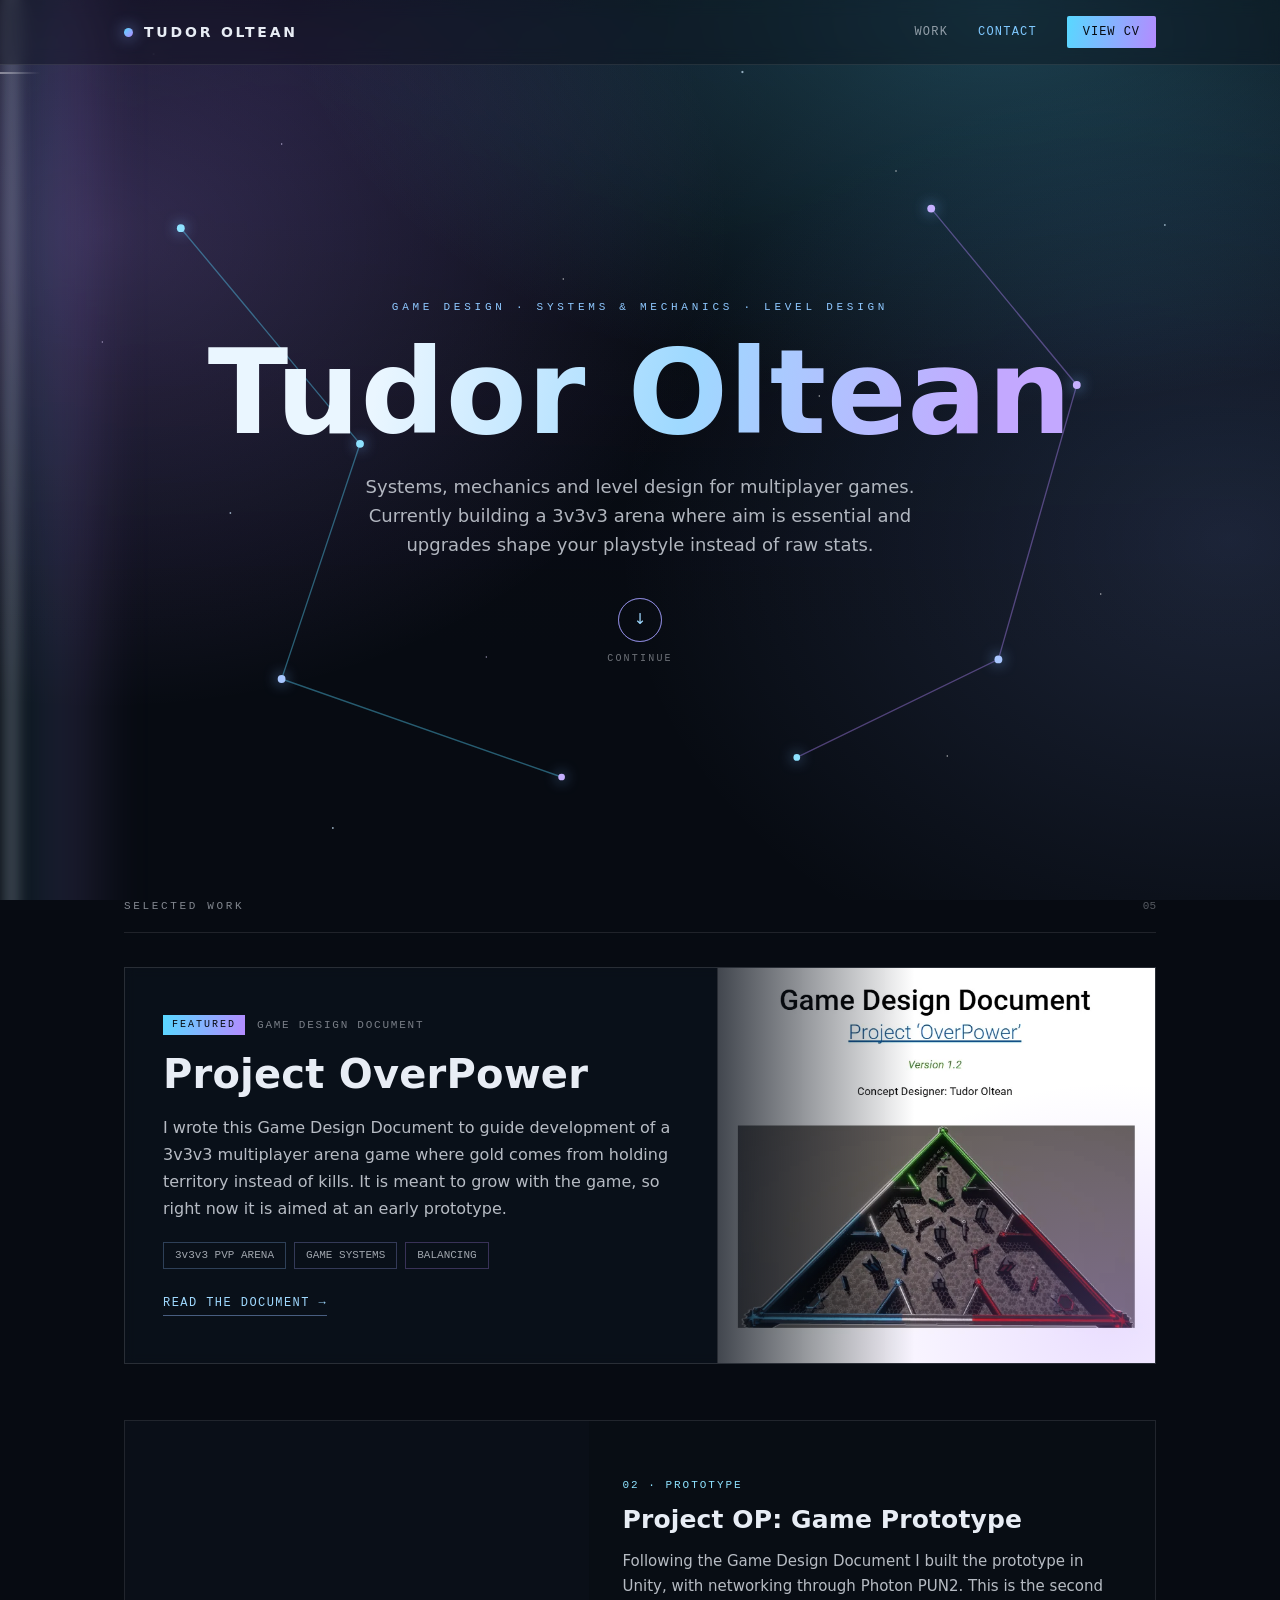
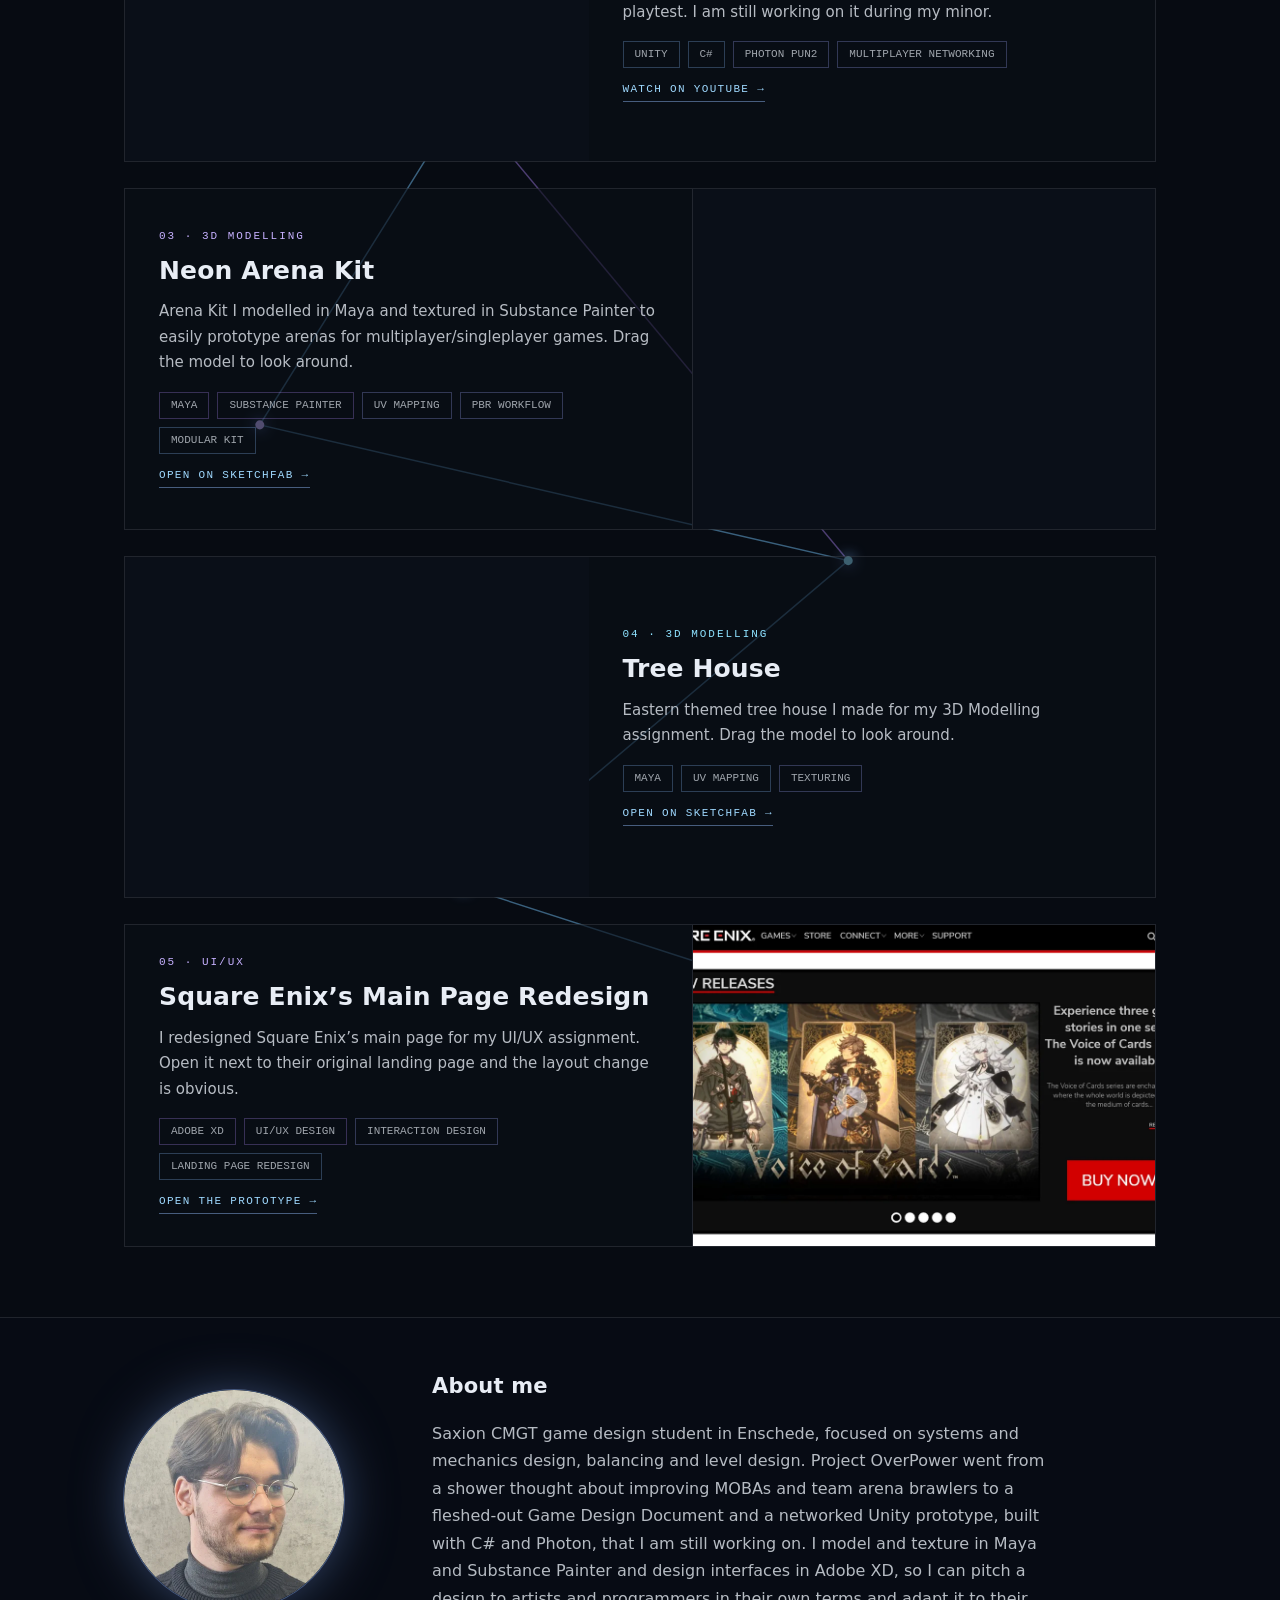
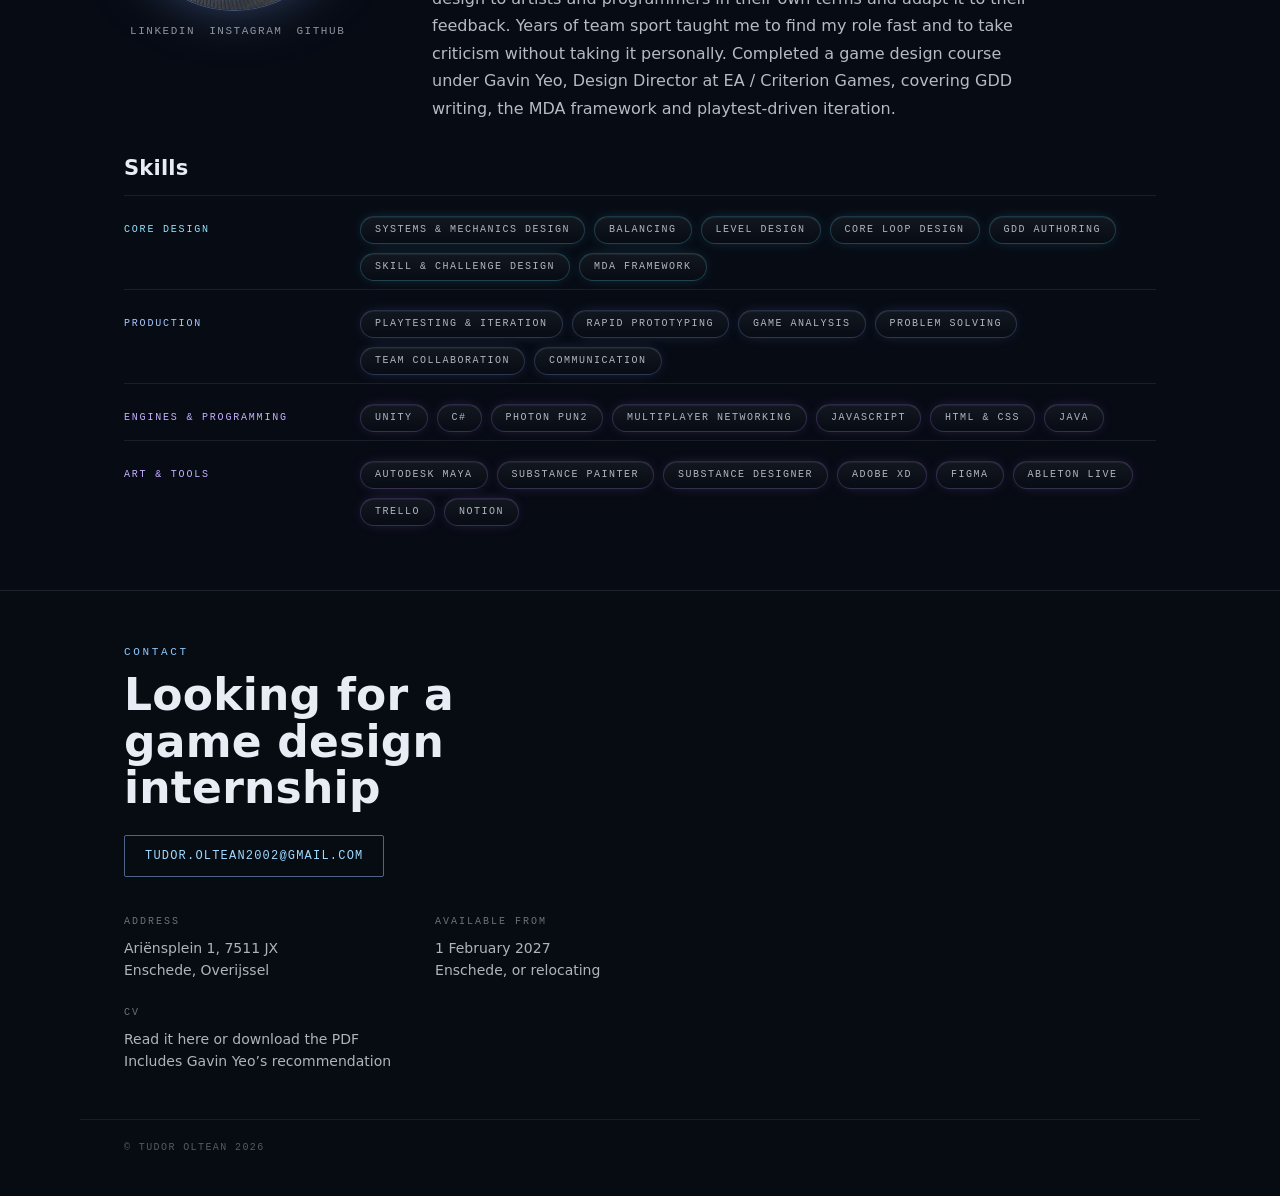
<file: index.html>
<!DOCTYPE html>
<html lang="en">
<head>
	<meta charset="utf-8">
	<meta name="viewport" content="width=device-width, initial-scale=1">
	<title>Tudor Oltean | Game Designer, Systems &amp; Level Design</title>
	<meta name="description" content="Tudor Oltean, game designer specialising in systems, mechanics and balancing. Unity prototypes and GDD authoring. Enschede. Internship from February 2027.">
	<meta name="theme-color" content="#070b12">
	<link rel="canonical" href="https://tdrolt.github.io/">
	<!-- proves site ownership to Google Search Console; must stay for the property to remain verified -->
	<meta name="google-site-verification" content="4zDD-Rh3brq5GRPdYzln2cVHqnkBALIWMAALEAbfn98">
	<meta name="referrer" content="strict-origin-when-cross-origin">
	<meta http-equiv="Content-Security-Policy" content="default-src 'self'; base-uri 'self'; object-src 'none'; form-action 'self'; script-src 'self'; style-src 'self' 'unsafe-inline' https://fonts.googleapis.com; font-src 'self' https://fonts.gstatic.com; img-src 'self' data:; frame-src https://sketchfab.com https://www.youtube-nocookie.com; upgrade-insecure-requests">

	<meta property="og:type" content="website">
	<meta property="og:url" content="https://tdrolt.github.io/">
	<meta property="og:title" content="Tudor Oltean | Game Designer, Systems &amp; Level Design">
	<meta property="og:description" content="Tudor Oltean, game designer specialising in systems, mechanics and balancing. Unity prototypes and GDD authoring. Enschede. Internship from February 2027.">
	<meta property="og:image" content="https://tdrolt.github.io/images/overpower.jpg">
	<meta property="og:image:alt" content="Cover art of the Project OverPower game design document, a 3v3v3 multiplayer arena game">
	<meta name="twitter:card" content="summary_large_image">

	<link rel="preconnect" href="https://fonts.googleapis.com">
	<link rel="preconnect" href="https://fonts.gstatic.com" crossorigin>
	<link href="https://fonts.googleapis.com/css2?family=Chakra+Petch:wght@600;700&family=IBM+Plex+Mono:wght@400;500&family=Source+Sans+3:wght@300;400;600&display=swap" rel="stylesheet">
	<link rel="stylesheet" href="assets/css/style.css?v=5">

	<noscript>
		<!-- Without JS the slide-in panel can never open, so lay the links out inline. -->
		<style>
			@media (max-width:736px){
				.nav__toggle{display:none}
				.nav__links{position:static;width:auto;height:auto;flex-direction:row;flex-wrap:wrap;
					gap:16px;padding:0 0 12px;background:none;border:0;transform:none;visibility:visible}
			}
		</style>
	</noscript>
</head>
<body>

<a class="skip-link" href="#work">Skip to work</a>

<!-- Cosmic background layers -->
<div class="sky" aria-hidden="true">
	<div class="sky__nebula"></div>
	<div class="sky__nebula sky__nebula--accent"></div>
	<div class="sky__stars"></div>
	<div class="sky__ray sky__ray--band"></div>
	<div class="sky__ray sky__ray--core"></div>
	<div class="shooting-star shooting-star--a"></div>
	<div class="shooting-star shooting-star--b"></div>
</div>

<!-- Nav -->
<header class="nav" id="top">
	<div class="nav__inner">
		<a class="wordmark" href="#top">
			<span class="wordmark__dot"></span>
			<span>Tudor Oltean</span>
		</a>

		<nav class="nav__links" id="nav-panel" aria-label="Primary">
			<a href="#work">WORK</a>
			<a href="#contact">CONTACT</a>
		</nav>

		<a class="btn-cv" href="cv/">VIEW CV</a>

		<button class="nav__toggle" type="button" aria-expanded="false" aria-controls="nav-panel" aria-label="Open menu">
			<span></span><span></span><span></span>
		</button>
	</div>
</header>

<main>

	<!-- Hero -->
	<section class="hero" id="home">
		<svg class="constellation constellation--hero" viewBox="0 0 1000 700" preserveAspectRatio="xMidYMid meet" aria-hidden="true" focusable="false">
			<polyline class="line" points="90,122.5 250,315 180,525 430,612.5" fill="none" stroke="rgba(88,216,255,.4)" stroke-width="1.2" stroke-dasharray="740" style="--len:740"/>
			<polyline class="line" points="760,105 890,262.5 820,507.5 640,595" fill="none" stroke="rgba(180,139,255,.4)" stroke-width="1.2" stroke-dasharray="660" style="--len:660;transition-delay:1.5s"/>
			<circle class="node node--pulse" cx="90" cy="122.5" r="3.5" fill="#8ee2ff"/>
			<circle class="node node--pulse" cx="250" cy="315" r="3.5" fill="#8ee2ff" style="animation-delay:.8s"/>
			<circle class="node" cx="180" cy="525" r="3.5" fill="#a9c7ff"/>
			<circle class="node" cx="430" cy="612.5" r="3" fill="#c6b0ff"/>
			<circle class="node node--pulse" cx="760" cy="105" r="3.5" fill="#c6b0ff" style="animation-duration:5s"/>
			<circle class="node" cx="890" cy="262.5" r="3.5" fill="#c6b0ff"/>
			<circle class="node node--pulse" cx="820" cy="507.5" r="3.5" fill="#a9c7ff" style="animation-duration:4.5s;animation-delay:1.2s"/>
			<circle class="node" cx="640" cy="595" r="3" fill="#8ee2ff"/>
		</svg>

		<p class="eyebrow hero__eyebrow">GAME DESIGN · SYSTEMS &amp; MECHANICS · LEVEL DESIGN</p>
		<h1 class="hero__name">Tudor Oltean</h1>
		<p class="hero__tagline">Systems, mechanics and level design for multiplayer games. Currently building a 3v3v3 arena where aim is essential and upgrades shape your playstyle instead of raw stats.</p>

		<a class="continue" href="#work">
			<span class="continue__circle">
				<span class="continue__ring"></span>
				<span class="continue__arrow" aria-hidden="true">&darr;</span>
			</span>
			<span class="continue__label">CONTINUE</span>
		</a>
	</section>

	<!-- Selected work -->
	<section class="work" id="work" aria-labelledby="work-title">
		<div class="rule">
			<h2 class="rule__title eyebrow" id="work-title">SELECTED WORK</h2>
			<span class="rule__count">05</span>
		</div>

		<!-- 01 · Featured -->
		<a class="card card--featured tilt" href="gdd/">
			<div class="card__body">
				<div class="card__meta">
					<span class="badge">FEATURED</span>
					<span class="kicker">GAME DESIGN DOCUMENT</span>
				</div>
				<h3 class="card__title card__title--featured">Project OverPower</h3>
				<p class="card__text">I wrote this Game Design Document to guide development of a 3v3v3 multiplayer arena game where gold comes from holding territory instead of kills. It is meant to grow with the game, so right now it is aimed at an early prototype.</p>
				<div class="tags">
					<span class="tag tag--cyan">3v3v3 PVP ARENA</span>
					<span class="tag tag--blue">GAME SYSTEMS</span>
					<span class="tag tag--violet">BALANCING</span>
				</div>
				<span class="card__cta">READ THE DOCUMENT &rarr;</span>
			</div>
			<div class="card__media card__media--featured">
				<picture>
					<source srcset="images/overpower.webp" type="image/webp">
					<img src="images/overpower.jpg" alt="Cover art of the Project OverPower game design document, a 3v3v3 multiplayer arena game" loading="lazy" decoding="async" width="687" height="622">
				</picture>
			</div>
		</a>

		<div class="work__stack">
			<svg class="constellation constellation--stack" viewBox="0 0 912 1200" preserveAspectRatio="xMidYMid meet" aria-hidden="true" focusable="false">
				<polyline class="line" points="60,48 300,216 120,504 640,624 300,912 820,1080" fill="none" stroke="rgba(120,200,255,.45)" stroke-width="1.3" stroke-dasharray="2160" style="--len:2160"/>
				<polyline class="line" points="300,216 640,624" fill="none" stroke="rgba(180,139,255,.4)" stroke-width="1.3" stroke-dasharray="532" style="--len:532;transition-delay:.8s"/>
				<circle class="node node--pulse" cx="60" cy="48" r="4" fill="#8ee2ff"/>
				<circle class="node" cx="300" cy="216" r="4" fill="#a9c7ff"/>
				<circle class="node node--pulse" cx="120" cy="504" r="4" fill="#c6b0ff" style="animation-duration:5s;animation-delay:1s"/>
				<circle class="node" cx="640" cy="624" r="4" fill="#8ee2ff"/>
				<circle class="node node--pulse" cx="300" cy="912" r="4" fill="#a9c7ff" style="animation-duration:4.5s;animation-delay:.6s"/>
				<circle class="node" cx="820" cy="1080" r="4" fill="#c6b0ff"/>
			</svg>


			<!-- 02 -->
			<article class="card card--image-left card--cyan card--embed">
				<div class="card__media card__media--embed">
					<iframe title="Project OverPower second playtest, gameplay recording"
						src="https://www.youtube-nocookie.com/embed/IR2jML0dAUo?rel=0"
						loading="lazy" allow="fullscreen; picture-in-picture" allowfullscreen></iframe>
				</div>
				<div class="card__body">
					<span class="card__index">02 &middot; PROTOTYPE</span>
					<h3 class="card__title"><a href="https://youtu.be/IR2jML0dAUo" target="_blank" rel="noopener">Project OP: Game Prototype</a></h3>
					<p class="card__text">Following the Game Design Document I built the prototype in Unity, with networking through Photon PUN2. This is the second playtest. I am still working on it during my minor.</p>
					<div class="tags">
						<span class="tag tag--cyan">UNITY</span>
						<span class="tag tag--cyan">C#</span>
						<span class="tag tag--blue">PHOTON PUN2</span>
						<span class="tag tag--blue">MULTIPLAYER NETWORKING</span>
					</div>
					<a class="card__cta" href="https://youtu.be/IR2jML0dAUo" target="_blank" rel="noopener">WATCH ON YOUTUBE &rarr;</a>
				</div>
			</article>

			<!-- 03 -->
			<article class="card card--image-right card--violet card--embed">
				<div class="card__body">
					<span class="card__index">03 · 3D MODELLING</span>
					<h3 class="card__title"><a href="https://sketchfab.com/3d-models/neon-arena-kit-blue-f8229a61f2304caa80d30da4fe938dd8" target="_blank" rel="noopener">Neon Arena Kit</a></h3>
					<p class="card__text">Arena Kit I modelled in Maya and textured in Substance Painter to easily prototype arenas for multiplayer/singleplayer games. Drag the model to look around.</p>
					<div class="tags">
						<span class="tag tag--violet">MAYA</span>
						<span class="tag tag--violet">SUBSTANCE PAINTER</span>
						<span class="tag tag--blue">UV MAPPING</span>
						<span class="tag tag--blue">PBR WORKFLOW</span>
						<span class="tag tag--cyan">MODULAR KIT</span>
					</div>
					<a class="card__cta" href="https://sketchfab.com/3d-models/neon-arena-kit-blue-f8229a61f2304caa80d30da4fe938dd8" target="_blank" rel="noopener">OPEN ON SKETCHFAB &rarr;</a>
				</div>
				<div class="card__media card__media--embed">
					<iframe title="Neon Arena Kit: interactive 3D model"
						src="https://sketchfab.com/models/f8229a61f2304caa80d30da4fe938dd8/embed?autospin=0.3&amp;autostart=1&amp;preload=0&amp;ui_theme=dark&amp;ui_infos=0&amp;ui_watermark=0&amp;dnt=1"
						loading="lazy" allow="autoplay; fullscreen; xr-spatial-tracking" allowfullscreen></iframe>
				</div>
			</article>

			<!-- 04 -->
			<article class="card card--image-left card--cyan card--embed">
				<div class="card__media card__media--embed">
					<iframe title="Tree House: interactive 3D model"
						src="https://sketchfab.com/models/3e5700c48a304a2783676600011ba51a/embed?autospin=0.3&amp;autostart=1&amp;preload=0&amp;ui_theme=dark&amp;ui_infos=0&amp;ui_watermark=0&amp;dnt=1"
						loading="lazy" allow="autoplay; fullscreen; xr-spatial-tracking" allowfullscreen></iframe>
				</div>
				<div class="card__body">
					<span class="card__index">04 · 3D MODELLING</span>
					<h3 class="card__title"><a href="https://sketchfab.com/3d-models/tree-house-3e5700c48a304a2783676600011ba51a" target="_blank" rel="noopener">Tree House</a></h3>
					<p class="card__text">Eastern themed tree house I made for my 3D Modelling assignment. Drag the model to look around.</p>
					<div class="tags">
						<span class="tag tag--cyan">MAYA</span>
						<span class="tag tag--cyan">UV MAPPING</span>
						<span class="tag tag--blue">TEXTURING</span>
					</div>
					<a class="card__cta" href="https://sketchfab.com/3d-models/tree-house-3e5700c48a304a2783676600011ba51a" target="_blank" rel="noopener">OPEN ON SKETCHFAB &rarr;</a>
				</div>
			</article>

			<!-- 05 -->
			<a class="card card--image-right card--violet tilt" href="https://xd.adobe.com/view/7bacbe55-c19f-4812-9602-d46afadfabe7-2eff/" target="_blank" rel="noopener">
				<div class="card__body">
					<span class="card__index">05 · UI/UX</span>
					<h3 class="card__title">Square Enix&rsquo;s Main Page Redesign</h3>
					<p class="card__text">I redesigned Square Enix&rsquo;s main page for my UI/UX assignment. Open it next to their original landing page and the layout change is obvious.</p>
					<div class="tags">
						<span class="tag tag--violet">ADOBE XD</span>
						<span class="tag tag--violet">UI/UX DESIGN</span>
						<span class="tag tag--blue">INTERACTION DESIGN</span>
						<span class="tag tag--cyan">LANDING PAGE REDESIGN</span>
					</div>
					<span class="card__cta">OPEN THE PROTOTYPE &rarr;</span>
				</div>
				<div class="card__media">
					<picture>
						<source srcset="images/uiux.webp" type="image/webp">
						<img src="images/uiux.jpg" alt="Square Enix homepage redesign concept, a UI/UX case study prototyped in Adobe XD" loading="lazy" decoding="async" width="1200" height="664">
					</picture>
				</div>
			</a>
		</div>
	</section>

	<!-- About -->
	<section class="about" id="about" aria-labelledby="about-title">
		<div class="about__inner">
			<div class="about__aside">
				<picture>
					<source srcset="images/mypicround.webp" type="image/webp">
					<img class="about__portrait" src="images/mypicround.jpg" alt="Tudor Oltean, game designer and Saxion CMGT student in Enschede" loading="lazy" decoding="async" width="220" height="220">
				</picture>
				<div class="about__social">
					<a href="https://www.linkedin.com/in/tudor-oltean-7a81821a5/" target="_blank" rel="noopener">LINKEDIN</a>
					<a href="https://www.instagram.com/quikkdekk/" target="_blank" rel="noopener">INSTAGRAM</a>
					<a href="https://github.com/tdrolt" target="_blank" rel="noopener">GITHUB</a>
				</div>
			</div>

			<div class="about__main">
				<h2 class="about__title" id="about-title">About me</h2>
				<p class="about__bio">Saxion CMGT game design student in Enschede, focused on systems and mechanics design, balancing and level design. Project OverPower went from a shower thought about improving MOBAs and team arena brawlers to a fleshed-out Game Design Document and a networked Unity prototype, built with C# and Photon, that I am still working on. I model and texture in Maya and Substance Painter and design interfaces in Adobe XD, so I can pitch a design to artists and programmers in their own terms and adapt it to their feedback. Years of team sport taught me to find my role fast and to take criticism without taking it personally. Completed a game design course under Gavin Yeo, Design Director at EA / Criterion Games, covering GDD writing, the MDA framework and playtest-driven iteration.</p>
			</div>
		</div>

		<div class="about__skills">
			<h3 class="about__skills-title">Skills</h3>
			<div class="skillset skillset--cyan">
				<h4 class="skillset__label">CORE DESIGN</h4>
				<div class="skillset__items">
					<span class="skill">Systems &amp; mechanics design</span>
					<span class="skill">Balancing</span>
					<span class="skill">Level design</span>
					<span class="skill">Core loop design</span>
					<span class="skill">GDD authoring</span>
					<span class="skill">Skill &amp; challenge design</span>
					<span class="skill">MDA framework</span>
				</div>
			</div>
			<div class="skillset skillset--blue">
				<h4 class="skillset__label">PRODUCTION</h4>
				<div class="skillset__items">
					<span class="skill">Playtesting &amp; iteration</span>
					<span class="skill">Rapid prototyping</span>
					<span class="skill">Game analysis</span>
					<span class="skill">Problem solving</span>
					<span class="skill">Team collaboration</span>
					<span class="skill">Communication</span>
				</div>
			</div>
			<div class="skillset skillset--violet">
				<h4 class="skillset__label">ENGINES &amp; PROGRAMMING</h4>
				<div class="skillset__items">
					<span class="skill">Unity</span>
					<span class="skill">C#</span>
					<span class="skill">Photon PUN2</span>
					<span class="skill">Multiplayer networking</span>
					<span class="skill">JavaScript</span>
					<span class="skill">HTML &amp; CSS</span>
					<span class="skill">Java</span>
				</div>
			</div>
			<div class="skillset skillset--violet">
				<h4 class="skillset__label">ART &amp; TOOLS</h4>
				<div class="skillset__items">
					<span class="skill">Autodesk Maya</span>
					<span class="skill">Substance Painter</span>
					<span class="skill">Substance Designer</span>
					<span class="skill">Adobe XD</span>
					<span class="skill">Figma</span>
					<span class="skill">Ableton Live</span>
					<span class="skill">Trello</span>
					<span class="skill">Notion</span>
				</div>
			</div>
		</div>
	</section>

	<!-- Contact -->
	<section class="contact" id="contact" aria-labelledby="contact-title">
		<div class="contact__inner">
			<div class="contact__lead">
				<h2 class="eyebrow eyebrow--cyan" id="contact-title">CONTACT</h2>
				<p class="contact__headline">Looking for a game design internship</p>
				<a class="btn-email" href="mailto:tudor.oltean2002@gmail.com">TUDOR.OLTEAN2002@GMAIL.COM</a>
			</div>

			<div class="contact__details">
				<div>
					<h3 class="detail__label">ADDRESS</h3>
					<p class="detail__value">Ariënsplein 1, 7511 JX<br>Enschede, Overijssel</p>
				</div>
				<div>
					<h3 class="detail__label">AVAILABLE FROM</h3>
					<p class="detail__value">1 February 2027<br>Enschede, or relocating</p>
				</div>
				<div>
					<h3 class="detail__label">CV</h3>
					<p class="detail__value"><a href="cv/">Read it here</a> or <a href="assets/cv.pdf" download="Tudor Oltean CV.pdf">download the PDF</a><br>Includes Gavin Yeo&rsquo;s recommendation</p>
				</div>
			</div>
		</div>

		<div class="footer">
			<span>© TUDOR OLTEAN 2026</span>
		</div>
	</section>

</main>

<script src="assets/js/site.js?v=5" defer></script>
</body>
</html>
</file>
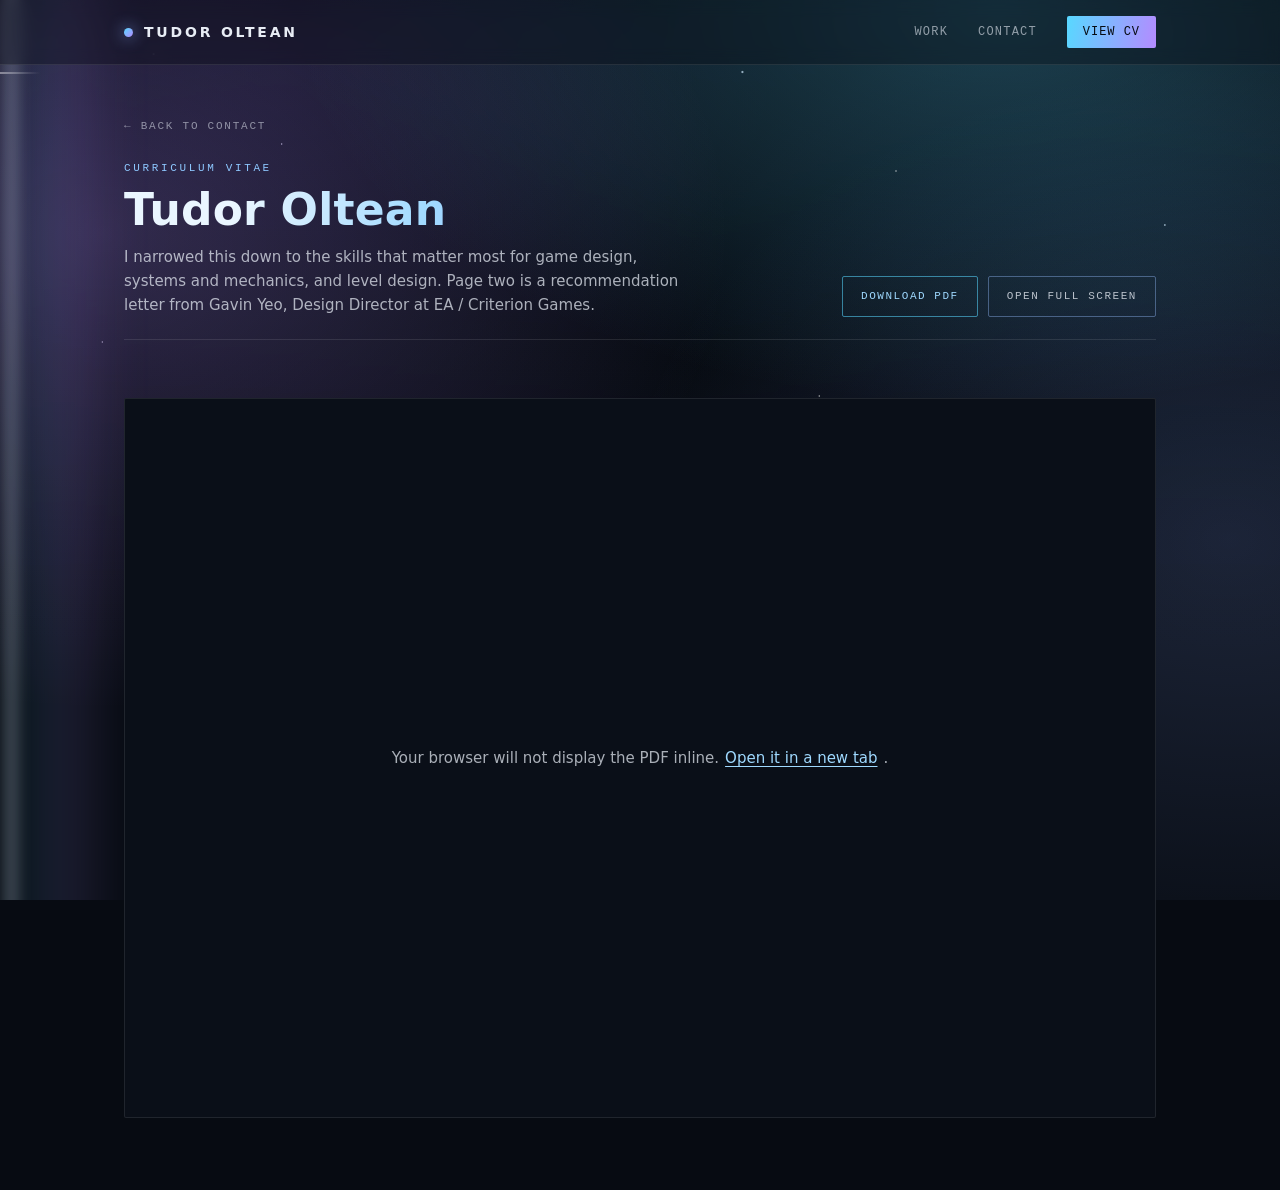
<file: cv/index.html>
<!DOCTYPE html>
<html lang="en">
<head>
	<meta charset="utf-8">
	<meta name="viewport" content="width=device-width, initial-scale=1">
	<title>Tudor Oltean | CV</title>
	<meta name="description" content="CV of Tudor Oltean, game designer. Systems and mechanics design, balancing and level design. Saxion CMGT, Enschede.">
	<meta name="theme-color" content="#070b12">
	<link rel="canonical" href="https://tdrolt.github.io/cv/">
	<meta name="referrer" content="strict-origin-when-cross-origin">
	<meta http-equiv="Content-Security-Policy" content="default-src 'self'; base-uri 'self'; object-src 'self'; form-action 'self'; script-src 'self'; style-src 'self' 'unsafe-inline' https://fonts.googleapis.com; font-src 'self' https://fonts.gstatic.com; img-src 'self' data:; frame-src 'self'; upgrade-insecure-requests">

	<meta property="og:type" content="article">
	<meta property="og:url" content="https://tdrolt.github.io/cv/">
	<meta property="og:title" content="Tudor Oltean | CV">
	<meta property="og:description" content="CV of Tudor Oltean, game designer. Systems and mechanics design, balancing and level design. Saxion CMGT, Enschede.">
	<meta property="og:image" content="https://tdrolt.github.io/images/overpower.jpg">
	<meta name="twitter:card" content="summary_large_image">

	<link rel="preconnect" href="https://fonts.googleapis.com">
	<link rel="preconnect" href="https://fonts.gstatic.com" crossorigin>
	<link href="https://fonts.googleapis.com/css2?family=Chakra+Petch:wght@600;700&family=IBM+Plex+Mono:wght@400;500&family=Source+Sans+3:wght@300;400;600&display=swap" rel="stylesheet">
	<link rel="stylesheet" href="../assets/css/style.css?v=5">

	<noscript>
		<style>
			@media (max-width:736px){
				.nav__toggle{display:none}
				.nav__links{position:static;width:auto;height:auto;flex-direction:row;flex-wrap:wrap;
					gap:16px;padding:0 0 12px;background:none;border:0;transform:none;visibility:visible}
			}
		</style>
	</noscript>
</head>
<body>

<a class="skip-link" href="#doc">Skip to the document</a>

<!-- Cosmic background layers -->
<div class="sky" aria-hidden="true">
	<div class="sky__nebula"></div>
	<div class="sky__nebula sky__nebula--accent"></div>
	<div class="sky__stars"></div>
	<div class="sky__ray sky__ray--band"></div>
	<div class="sky__ray sky__ray--core"></div>
	<div class="shooting-star shooting-star--a"></div>
	<div class="shooting-star shooting-star--b"></div>
</div>

<!-- Nav -->
<header class="nav" id="top">
	<div class="nav__inner">
		<a class="wordmark" href="../">
			<span class="wordmark__dot"></span>
			<span>Tudor Oltean</span>
		</a>

		<nav class="nav__links" id="nav-panel" aria-label="Primary">
			<a href="../#work">WORK</a>
			<a href="../#contact">CONTACT</a>
		</nav>

		<a class="btn-cv" href="../cv/">VIEW CV</a>

		<button class="nav__toggle" type="button" aria-expanded="false" aria-controls="nav-panel" aria-label="Open menu">
			<span></span><span></span><span></span>
		</button>
	</div>
</header>

<main class="viewer">

	<header class="viewer__head">
		<a class="viewer__back" href="../#contact">&larr; BACK TO CONTACT</a>
		<div class="viewer__headline">
			<div>
				<p class="eyebrow eyebrow--cyan">CURRICULUM VITAE</p>
				<h1 class="viewer__title">Tudor Oltean</h1>
				<p class="viewer__sub">I narrowed this down to the skills that matter most for game design, systems and mechanics, and level design. Page two is a recommendation letter from Gavin Yeo, Design Director at EA / Criterion Games.</p>
			</div>
			<div class="viewer__actions">
				<a class="viewer__btn viewer__btn--primary" href="../assets/cv.pdf" download="Tudor Oltean CV.pdf">DOWNLOAD PDF</a>
				<a class="viewer__btn" href="../assets/cv.pdf" target="_blank" rel="noopener">OPEN FULL SCREEN</a>
			</div>
		</div>
	</header>

	<!-- Desktop browsers render this with their own PDF viewer. Phones mostly
	     refuse to, and a blank grey box is worse than no box, so below 736px the
	     frame is swapped for a real first-page image and a button. -->
	<div class="viewer__frame" id="doc">
		<iframe title="Tudor Oltean CV" src="../assets/cv.pdf#view=FitH"></iframe>
		<p class="viewer__fallback">
			Your browser will not display the PDF inline.
			<a href="../assets/cv.pdf" target="_blank" rel="noopener">Open it in a new tab</a>.
		</p>
	</div>

	<div class="viewer__mobile">
		<a class="viewer__preview" href="../assets/cv.pdf" target="_blank" rel="noopener">
			<picture>
				<source srcset="../images/cv-preview.webp" type="image/webp">
				<img src="../images/cv-preview.jpg" alt="First page of Tudor Oltean&rsquo;s CV" loading="lazy" decoding="async" width="909" height="1287">
			</picture>
			<span class="viewer__preview-cta">OPEN THE PDF &rarr;</span>
		</a>
	</div>


</main>

<script src="../assets/js/site.js?v=5" defer></script>
</body>
</html>
</file>
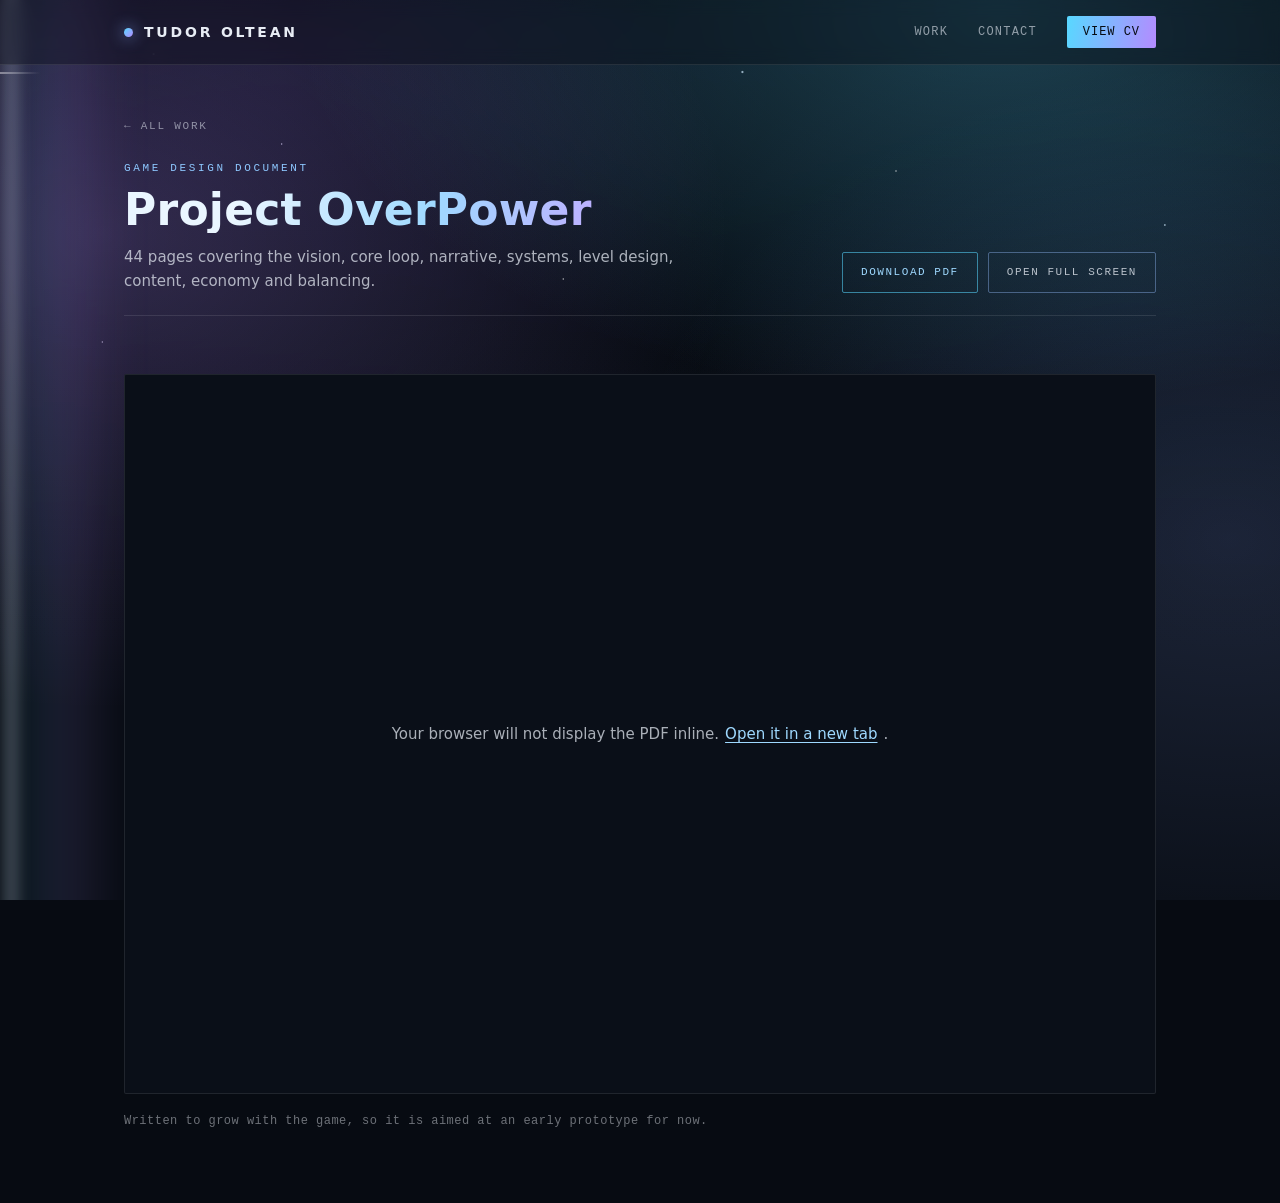
<file: gdd/index.html>
<!DOCTYPE html>
<html lang="en">
<head>
	<meta charset="utf-8">
	<meta name="viewport" content="width=device-width, initial-scale=1">
	<title>Project OverPower | Game Design Document</title>
	<meta name="description" content="The full Game Design Document for Project OverPower, a 3v3v3 arena game built on a territory economy and modular ability builds. 44 pages.">
	<meta name="theme-color" content="#070b12">
	<link rel="canonical" href="https://tdrolt.github.io/gdd/">
	<meta name="referrer" content="strict-origin-when-cross-origin">
	<meta http-equiv="Content-Security-Policy" content="default-src 'self'; base-uri 'self'; object-src 'self'; form-action 'self'; script-src 'self'; style-src 'self' 'unsafe-inline' https://fonts.googleapis.com; font-src 'self' https://fonts.gstatic.com; img-src 'self' data:; frame-src 'self'; upgrade-insecure-requests">

	<meta property="og:type" content="article">
	<meta property="og:url" content="https://tdrolt.github.io/gdd/">
	<meta property="og:title" content="Project OverPower | Game Design Document">
	<meta property="og:description" content="The full Game Design Document for Project OverPower, a 3v3v3 arena game built on a territory economy and modular ability builds. 44 pages.">
	<meta property="og:image" content="https://tdrolt.github.io/images/overpower.jpg">
	<meta name="twitter:card" content="summary_large_image">

	<link rel="preconnect" href="https://fonts.googleapis.com">
	<link rel="preconnect" href="https://fonts.gstatic.com" crossorigin>
	<link href="https://fonts.googleapis.com/css2?family=Chakra+Petch:wght@600;700&family=IBM+Plex+Mono:wght@400;500&family=Source+Sans+3:wght@300;400;600&display=swap" rel="stylesheet">
	<link rel="stylesheet" href="../assets/css/style.css?v=5">

	<noscript>
		<style>
			@media (max-width:736px){
				.nav__toggle{display:none}
				.nav__links{position:static;width:auto;height:auto;flex-direction:row;flex-wrap:wrap;
					gap:16px;padding:0 0 12px;background:none;border:0;transform:none;visibility:visible}
			}
		</style>
	</noscript>
</head>
<body>

<a class="skip-link" href="#doc">Skip to the document</a>

<!-- Cosmic background layers -->
<div class="sky" aria-hidden="true">
	<div class="sky__nebula"></div>
	<div class="sky__nebula sky__nebula--accent"></div>
	<div class="sky__stars"></div>
	<div class="sky__ray sky__ray--band"></div>
	<div class="sky__ray sky__ray--core"></div>
	<div class="shooting-star shooting-star--a"></div>
	<div class="shooting-star shooting-star--b"></div>
</div>

<!-- Nav -->
<header class="nav" id="top">
	<div class="nav__inner">
		<a class="wordmark" href="../">
			<span class="wordmark__dot"></span>
			<span>Tudor Oltean</span>
		</a>

		<nav class="nav__links" id="nav-panel" aria-label="Primary">
			<a href="../#work">WORK</a>
			<a href="../#contact">CONTACT</a>
		</nav>

		<a class="btn-cv" href="../cv/">VIEW CV</a>

		<button class="nav__toggle" type="button" aria-expanded="false" aria-controls="nav-panel" aria-label="Open menu">
			<span></span><span></span><span></span>
		</button>
	</div>
</header>

<main class="viewer">

	<header class="viewer__head">
		<a class="viewer__back" href="../#work">&larr; ALL WORK</a>
		<div class="viewer__headline">
			<div>
				<p class="eyebrow eyebrow--cyan">GAME DESIGN DOCUMENT</p>
				<h1 class="viewer__title">Project OverPower</h1>
				<p class="viewer__sub">44 pages covering the vision, core loop, narrative, systems, level design, content, economy and balancing.</p>
			</div>
			<div class="viewer__actions">
				<a class="viewer__btn viewer__btn--primary" href="../assets/project-overpower-gdd.pdf" download="Project OverPower GDD.pdf">DOWNLOAD PDF</a>
				<a class="viewer__btn" href="../assets/project-overpower-gdd.pdf" target="_blank" rel="noopener">OPEN FULL SCREEN</a>
			</div>
		</div>
	</header>

	<!-- Desktop browsers render this with their own PDF viewer. Phones mostly
	     refuse to, and a blank grey box is worse than no box, so below 736px the
	     frame is swapped for a real first-page image and a button. -->
	<div class="viewer__frame" id="doc">
		<iframe title="Project OverPower Game Design Document" src="../assets/project-overpower-gdd.pdf#view=FitH"></iframe>
		<p class="viewer__fallback">
			Your browser will not display the PDF inline.
			<a href="../assets/project-overpower-gdd.pdf" target="_blank" rel="noopener">Open it in a new tab</a>.
		</p>
	</div>

	<div class="viewer__mobile">
		<a class="viewer__preview" href="../assets/project-overpower-gdd.pdf" target="_blank" rel="noopener">
			<picture>
				<source srcset="../images/gdd-preview.webp" type="image/webp">
				<img src="../images/gdd-preview.jpg" alt="First page of the Project OverPower Game Design Document" loading="lazy" decoding="async" width="909" height="1287">
			</picture>
			<span class="viewer__preview-cta">OPEN THE PDF &rarr;</span>
		</a>
	</div>

	<p class="viewer__note">Written to grow with the game, so it is aimed at an early prototype for now.</p>

</main>

<script src="../assets/js/site.js?v=5" defer></script>
</body>
</html>
</file>
<file: assets/css/style.css>
/* =========================================================
   Tudor Oltean , portfolio
   Design tokens, layout and motion for the cosmic redesign.
   ========================================================= */

:root{
	--bg:            #070b12;
	--surface:       rgba(10,15,24,.62);
	--surface-hi:    rgba(12,18,28,.72);
	--surface-about: rgba(9,13,22,.55);
	--panel:         #0a0f18;

	--text:          #e8edf5;
	--text-78:       rgba(232,237,245,.78);
	--text-75:       rgba(232,237,245,.75);
	--text-70:       rgba(232,237,245,.72);
	--text-68:       rgba(232,237,245,.68);
	--text-60:       rgba(232,237,245,.60);
	--text-55:       rgba(232,237,245,.55);
	--text-45:       rgba(232,237,245,.45);
	--text-35:       rgba(232,237,245,.35);

	--cyan:          #58d8ff;
	--cyan-soft:     #8ee2ff;
	--cyan-text:     #9fd9ff;
	--cyan-eyebrow:  #8ec8ff;
	--cyan-nav:      #7fc9ff;
	--blue:          #a9c7ff;
	--violet:        #b48bff;
	--violet-soft:   #c6b0ff;
	--violet-text:   #c3a8ff;

	--grad:          linear-gradient(100deg,#58d8ff,#b48bff);
	--grad-text:     linear-gradient(100deg,#eaf6ff 20%,#9fd9ff 55%,#c3a8ff 90%);

	--line:          rgba(255,255,255,.10);
	--line-strong:   rgba(255,255,255,.13);
	--line-faint:    rgba(255,255,255,.08);
	--line-nav:      rgba(255,255,255,.09);

	--radius:        2px;
	--shadow-card:   0 20px 60px -30px rgba(140,170,255,.55);
	--shadow-violet: 0 20px 60px -30px rgba(170,140,255,.55);
	--shadow-feat:   0 26px 80px -32px rgba(140,170,255,.60);

	--ease-card:     cubic-bezier(.2,.7,.3,1);

	--mono:          'IBM Plex Mono', ui-monospace, SFMono-Regular, Menlo, monospace;
	--display:       'Chakra Petch', system-ui, sans-serif;
	--body:          'Source Sans 3', system-ui, -apple-system, sans-serif;

	--pad:           44px;
	--maxw:          1120px;
	--nav-h:         64px;
}

/* ---------- reset ---------- */

*,*::before,*::after{box-sizing:border-box}

html{
	scroll-behavior:smooth;
	/* The closed mobile nav panel is parked off the right edge; it is fixed, so
	   only a clip on the root keeps it out of the page's scrollable width.
	   Must be `clip`, not `hidden`: `hidden` makes this a scroll container,
	   which would stop the sticky nav from sticking. */
	overflow-x:clip;
}

body{
	margin:0;
	background:var(--bg);
	color:var(--text);
	font:300 16px/1.6 var(--body);
	-webkit-font-smoothing:antialiased;
	overflow-x:clip;
}

h1,h2,h3,h4,p{margin:0}
img{max-width:100%;display:block}
/* the <picture> wrappers are plumbing only , let the img be the layout box */
picture{display:contents}
a{color:inherit;text-decoration:none}

:focus-visible{
	outline:2px solid var(--cyan-text);
	outline-offset:3px;
}

.skip-link{
	position:absolute;left:-9999px;top:0;z-index:100;
	background:var(--panel);color:var(--cyan-text);
	font:500 12px/1 var(--mono);letter-spacing:.1em;
	padding:12px 18px;border:1px solid var(--line-strong);
}
.skip-link:focus{left:12px;top:12px}

/* ---------- shared type ---------- */

.eyebrow{
	font:400 11px/1 var(--mono);
	letter-spacing:.24em;
	color:var(--text-55);
	text-transform:uppercase;
}
.eyebrow--cyan{color:var(--cyan-eyebrow)}

/* =========================================================
   Cosmic background
   ========================================================= */

.sky{
	position:fixed;
	inset:0;
	z-index:-1;
	pointer-events:none;
	overflow:hidden;
}

.sky__nebula{
	position:absolute;inset:0;
	background:
		radial-gradient(700px 460px at 22% 8%,rgba(120,90,220,.22),transparent 70%),
		radial-gradient(620px 420px at 88% 34%,rgba(60,150,220,.18),transparent 72%),
		radial-gradient(760px 520px at 40% 78%,rgba(140,90,200,.14),transparent 74%);
}

.sky__nebula--accent{
	background:
		radial-gradient(1100px 620px at 78% 1%,rgba(88,216,255,.26),transparent 64%),
		radial-gradient(950px 720px at 8% 26%,rgba(180,139,255,.24),transparent 66%),
		radial-gradient(900px 700px at 96% 60%,rgba(140,170,255,.16),transparent 68%),
		linear-gradient(180deg,rgba(7,11,18,.55) 0%,rgba(7,11,18,.8) 42%,var(--bg) 72%);
}

.sky__stars{
	position:absolute;inset:0;
	background-image:
		radial-gradient(1.4px 1.4px at 12% 6%,#fff,transparent),
		radial-gradient(1px 1px at 32% 3%,rgba(255,255,255,.8),transparent),
		radial-gradient(1.6px 1.6px at 58% 8%,#cfe9ff,transparent),
		radial-gradient(1px 1px at 84% 4%,#fff,transparent),
		radial-gradient(1.2px 1.2px at 22% 16%,rgba(226,214,255,.8),transparent),
		radial-gradient(1px 1px at 70% 19%,#fff,transparent),
		radial-gradient(1.4px 1.4px at 91% 25%,rgba(207,233,255,.9),transparent),
		radial-gradient(1px 1px at 44% 31%,#fff,transparent),
		radial-gradient(1.2px 1.2px at 8% 38%,rgba(226,214,255,.7),transparent),
		radial-gradient(1px 1px at 64% 44%,#fff,transparent),
		radial-gradient(1.3px 1.3px at 18% 57%,#cfe9ff,transparent),
		radial-gradient(1px 1px at 86% 66%,#fff,transparent),
		radial-gradient(1.2px 1.2px at 38% 73%,rgba(226,214,255,.7),transparent),
		radial-gradient(1px 1px at 74% 84%,#fff,transparent),
		radial-gradient(1.4px 1.4px at 26% 92%,#cfe9ff,transparent);
	animation:twinkle 6s ease-in-out infinite;
}

@keyframes twinkle{
	0%,100%{opacity:.35}
	50%{opacity:1}
}

/* Cosmic ray , 60s loop, ~2s crossing. Deliberately faint. */
.sky__ray{
	position:absolute;
	top:-10%;left:0;height:120%;
	animation:ray 60s linear infinite;
	animation-delay:8s;
}
.sky__ray--band{
	width:120px;
	background:linear-gradient(90deg,transparent,rgba(88,216,255,.10) 30%,rgba(180,139,255,.14) 55%,transparent);
	filter:blur(22px);
}
.sky__ray--core{
	width:22px;
	background:linear-gradient(90deg,transparent,rgba(226,240,255,.34),transparent);
	filter:blur(7px);
}

@keyframes ray{
	0%   {transform:translateX(-40%) rotate(14deg);opacity:0}
	0.4% {opacity:.55}
	2.4% {opacity:.5}
	3.2% {transform:translateX(120%) rotate(14deg);opacity:0}
	100% {transform:translateX(120%) rotate(14deg);opacity:0}
}

.shooting-star{
	position:absolute;
	left:-200px;
	animation:shoot 22s linear infinite;
}
.shooting-star--a{
	top:8%;left:-140px;width:180px;height:1.5px;
	background:linear-gradient(90deg,transparent,rgba(255,255,255,.95),rgba(180,139,255,0));
	animation-duration:22s;animation-delay:3s;
}
.shooting-star--b{
	top:54%;width:130px;height:1px;
	background:linear-gradient(90deg,transparent,rgba(200,225,255,.8),transparent);
	animation-duration:31s;animation-delay:14s;
}

@keyframes shoot{
	0%  {transform:translate3d(0,0,0) rotate(20deg);opacity:0}
	4%  {opacity:1}
	18% {opacity:1}
	26% {transform:translate3d(620px,240px,0) rotate(20deg);opacity:0}
	100%{transform:translate3d(620px,240px,0) rotate(20deg);opacity:0}
}

/* =========================================================
   Nav
   ========================================================= */

.nav{
	position:sticky;
	top:0;
	z-index:50;
	background:rgba(7,11,18,.35);
	backdrop-filter:blur(8px);
	-webkit-backdrop-filter:blur(8px);
	border-bottom:1px solid var(--line-nav);
}

.nav__inner{
	max-width:var(--maxw);
	margin:0 auto;
	min-height:var(--nav-h);
	padding:0 var(--pad);
	display:flex;
	align-items:center;
	gap:30px;
}

.wordmark{
	display:flex;
	align-items:center;
	gap:11px;
	margin-right:auto;
	font:700 14px/1 var(--display);
	letter-spacing:.2em;
	text-transform:uppercase;
}
.wordmark__dot{
	width:9px;height:9px;border-radius:50%;
	background:linear-gradient(135deg,var(--cyan),var(--violet));
	box-shadow:0 0 16px rgba(140,180,255,.9);
	flex:none;
}

.nav__links{
	display:flex;
	align-items:center;
	gap:30px;
}
.nav__links a{
	font:400 12px/1 var(--mono);
	letter-spacing:.1em;
	color:var(--text-60);
	transition:color .25s;
}
.nav__links a:hover,
.nav__links a.is-active{color:var(--cyan-nav)}

.btn-cv{
	font:500 12px/1 var(--mono);
	letter-spacing:.08em;
	color:var(--bg);
	background:var(--grad);
	padding:10px 16px;
	border-radius:var(--radius);
	transition:box-shadow .3s;
	white-space:nowrap;
}
.btn-cv:hover{box-shadow:0 0 26px rgba(140,180,255,.6)}

.nav__toggle{
	display:none;
	width:36px;height:36px;
	padding:0;
	background:none;
	border:1px solid var(--line-strong);
	border-radius:var(--radius);
	cursor:pointer;
	flex-direction:column;
	align-items:center;
	justify-content:center;
	gap:4px;
}
.nav__toggle span{
	display:block;
	width:16px;height:1px;
	background:var(--text);
	transition:transform .3s,opacity .3s;
}
.nav__toggle[aria-expanded="true"] span:nth-child(1){transform:translateY(5px) rotate(45deg)}
.nav__toggle[aria-expanded="true"] span:nth-child(2){opacity:0}
.nav__toggle[aria-expanded="true"] span:nth-child(3){transform:translateY(-5px) rotate(-45deg)}

/* =========================================================
   Layout shell
   ========================================================= */

.hero,
.work,
.about__inner,
.about__skills,
.contact__inner,
.footer{
	max-width:var(--maxw);
	margin:0 auto;
	padding-left:var(--pad);
	padding-right:var(--pad);
}

/* =========================================================
   Hero
   ========================================================= */

.hero{
	/* Scroll progress through the first screen, 0 -> 1. Set by site.js;
	   stays 0 without JS or under reduced motion, which is the large state. */
	--hero-p:0;
	--name-lg:118px;
	--name-sm:86px;

	position:relative;
	/* fills the screen under the nav, so the name, tagline and arrow are all
	   that is visible before the first scroll */
	min-height:calc(100vh - var(--nav-h));
	min-height:calc(100dvh - var(--nav-h));
	padding-top:40px;
	padding-bottom:40px;
	display:flex;
	flex-direction:column;
	align-items:center;
	justify-content:center;
	text-align:center;
	gap:22px;
	scroll-margin-top:var(--nav-h);
}

.hero > *:not(.constellation){position:relative}

.hero__eyebrow{letter-spacing:.34em;color:var(--cyan-eyebrow)}

.hero__name{
	font:700 86px/.98 var(--display);
	/* eases from --name-lg down to the resting --name-sm as the hero scrolls by */
	font-size:calc(var(--name-lg) - (var(--name-lg) - var(--name-sm)) * var(--hero-p));
	letter-spacing:.005em;
	background:var(--grad-text);
	-webkit-background-clip:text;
	background-clip:text;
	color:transparent;
}

.hero__tagline{
	max-width:620px;
	font:300 18px/1.6 var(--body);
	color:var(--text-75);
	text-wrap:pretty;
}

.continue{
	margin-top:16px;
	display:flex;
	flex-direction:column;
	align-items:center;
	gap:12px;
	animation:bob 3.4s ease-in-out infinite;
	/* it is a "scroll down" hint, so it retires once you have */
	opacity:calc(1 - var(--hero-p));
}
.continue__circle{
	position:relative;
	width:44px;height:44px;
	border:1px solid rgba(140,190,255,.6);
	border-radius:50%;
	display:flex;
	align-items:center;
	justify-content:center;
}
.continue__ring{
	position:absolute;inset:-1px;
	border:1px solid rgba(180,139,255,.55);
	border-radius:50%;
	animation:pulsering 2.8s ease-out infinite;
}
.continue__arrow{font-size:15px;color:var(--cyan-text);line-height:1}
.continue__label{
	font:400 10px/1 var(--mono);
	letter-spacing:.22em;
	color:var(--text-45);
}

@keyframes bob{
	0%,100%{transform:translateY(0)}
	50%{transform:translateY(7px)}
}
@keyframes pulsering{
	0%{transform:scale(1);opacity:.55}
	100%{transform:scale(1.9);opacity:0}
}

/* ---------- constellations ---------- */

.constellation{
	position:absolute;
	pointer-events:none;
	overflow:visible;
}
.constellation--hero{
	inset:0;
	width:100%;height:100%;
}
.constellation--stack{
	left:0;top:0;
	width:100%;height:100%;
}

.constellation .line{
	/* --len is the path's own length: retracted by exactly that much, the line
	   is fully hidden, and it draws end to end. site.js measures the real
	   value and corrects the estimate in the markup. */
	stroke-dashoffset:var(--len);
	transition:stroke-dashoffset 7s ease-out;
}
.constellation.is-drawn .line{stroke-dashoffset:0}

.constellation .node{
	filter:drop-shadow(0 0 6px rgba(120,180,255,.9));
	opacity:0;
	transition:opacity 1.2s ease-out 1.2s;
}
.constellation.is-drawn .node{opacity:1}
.constellation.is-drawn .node--pulse{animation:nodepulse 4s ease-in-out infinite 2s}

@keyframes nodepulse{
	0%,100%{opacity:.7}
	50%{opacity:1}
}

/* =========================================================
   Selected work
   ========================================================= */

.work{
	padding-bottom:70px;
	scroll-margin-top:var(--nav-h);
}

.rule{
	display:flex;
	align-items:baseline;
	justify-content:space-between;
	padding-bottom:20px;
	margin-bottom:34px;
	border-bottom:1px solid var(--line);
}
.rule__title{font-weight:400}
.rule__count{
	font:400 11px/1 var(--mono);
	color:var(--text-35);
}

/* ---------- card shell ---------- */

.card{
	display:grid;
	border:1px solid var(--line);
	background:var(--surface);
	position:relative;
	transition:transform .45s var(--ease-card),box-shadow .45s,border-color .45s;
	transform-style:preserve-3d;
}
.card:hover{box-shadow:var(--shadow-card);border-color:rgba(140,190,255,.5)}
.card--violet:hover{box-shadow:var(--shadow-violet);border-color:rgba(180,139,255,.5)}

.card__body{
	padding:32px 34px;
	display:flex;
	flex-direction:column;
	gap:14px;
	justify-content:center;
	min-width:0;
}

.card__media{
	position:relative;
	min-height:240px;
	overflow:hidden;
	background:var(--panel);
}
.card__media img{
	width:100%;height:100%;
	object-fit:cover;
	min-height:240px;
}
.card--image-right .card__media{border-left:1px solid var(--line)}

/* ---------- live 3D embeds (cards 03/04) ---------- */

/* An iframe swallows its own pointer events, so these cards cannot be one big
   link like the others: the title and the CTA carry the link instead. */
.card__media--embed{background:var(--panel);min-height:340px}
.card__media--embed iframe{
	display:block;
	width:100%;
	height:100%;
	min-height:340px;
	border:0;
}
.card--embed .card__title a{transition:color .3s}
.card--embed .card__title a:hover{color:var(--cyan-text)}
/* no pointer tilt on these , transforming a parent of an iframe forces the
   viewer to re-rasterise every frame */
.card--embed{transition:box-shadow .45s,border-color .45s}

.card__index{
	font:400 11px/1 var(--mono);
	letter-spacing:.18em;
	color:var(--cyan-soft);
}
.card--violet .card__index{color:var(--violet-soft)}

.card__title{
	font:700 25px/1.18 var(--display);
	letter-spacing:.005em;
	text-wrap:balance;
}

.card__text{
	font:300 15px/1.7 var(--body);
	color:var(--text-78);
	text-wrap:pretty;
}

/* ---------- featured card ---------- */

.card--featured{
	grid-template-columns:1.15fr .85fr;
	border-color:var(--line-strong);
	background:var(--surface-hi);
	backdrop-filter:blur(6px);
	-webkit-backdrop-filter:blur(6px);
	margin-bottom:56px;
}
.card--featured:hover{
	border-color:rgba(150,190,255,.55);
	box-shadow:var(--shadow-feat);
}
.card--featured .card__body{padding:40px 38px;gap:18px}
.card--featured .card__text{font-size:16px;line-height:1.7;color:var(--text-78)}

.card__meta{display:flex;align-items:center;gap:12px;flex-wrap:wrap}

.badge{
	font:500 10px/1 var(--mono);
	letter-spacing:.2em;
	color:var(--bg);
	background:var(--grad);
	padding:5px 9px;
}
.kicker{
	font:400 11px/1 var(--mono);
	letter-spacing:.16em;
	color:rgba(232,237,245,.5);
}

.card__title--featured{font-size:40px;line-height:1.06}

.tags{display:flex;gap:8px;flex-wrap:wrap;margin-top:2px}
.tag{
	font:400 11px/1 var(--mono);
	color:var(--text-68);
	padding:7px 11px;
	border:1px solid rgba(140,190,255,.28);
}
.tag--blue{border-color:rgba(160,170,255,.28)}
.tag--violet{border-color:rgba(180,139,255,.28)}

.card__cta{
	margin-top:2px;
	align-self:flex-start;
	font:500 11px/1 var(--mono);
	letter-spacing:.12em;
	color:var(--cyan-text);
	border-bottom:1px solid rgba(150,190,255,.45);
	padding-bottom:6px;
	transition:color .3s,border-color .3s;
}
.card--featured .card__cta{margin-top:10px;font-size:12px}

/* on hover the underline takes on whichever accent the card carries */
.card:hover .card__cta{color:#fff;border-color:var(--cyan-text)}
.card--violet:hover .card__cta,
.card--featured:hover .card__cta{color:#fff;border-color:var(--violet-text)}

.card__media--featured{min-height:330px;border-left:1px solid rgba(255,255,255,.12)}
.card__media--featured img{min-height:330px}
.card__media--featured::after{
	content:"";
	position:absolute;inset:0;
	background:
		linear-gradient(90deg,rgba(12,18,28,.78),transparent 45%),
		radial-gradient(300px 240px at 90% 90%,rgba(180,139,255,.28),transparent);
}

/* ---------- stack ---------- */

.work__stack{
	position:relative;
	display:flex;
	flex-direction:column;
	gap:26px;
}
.work__stack > .card{position:relative}

.card--image-left{grid-template-columns:.9fr 1.1fr}
.card--image-right{grid-template-columns:1.1fr .9fr}

/* =========================================================
   About
   ========================================================= */

.about{
	border-top:1px solid var(--line);
	background:var(--surface-about);
	scroll-margin-top:var(--nav-h);
}
.about__inner{
	padding-top:56px;
	padding-bottom:34px;
	display:grid;
	grid-template-columns:260px 1fr;
	gap:48px;
	align-items:start;
}

.about__aside{display:flex;flex-direction:column;gap:16px}
.about__portrait{
	width:220px;height:220px;
	border-radius:50%;
	object-fit:cover;
	box-shadow:0 0 0 1px rgba(150,190,255,.35),0 0 60px -12px rgba(140,170,255,.55);
}
.about__social{display:flex;gap:14px;padding-left:6px;flex-wrap:wrap}
.about__social a{
	font:400 11px/1 var(--mono);
	letter-spacing:.14em;
	color:var(--text-60);
	transition:color .25s;
}
.about__social a:hover{color:var(--cyan-text)}

.about__main{display:flex;flex-direction:column;gap:20px}
.about__bio{
	max-width:620px;
	font:300 16px/1.72 var(--body);
	color:var(--text-78);
	text-wrap:pretty;
}
/* "About me" and "Skills" are the same rank, so they share one treatment */
.about__title,
.about__skills-title{
	font:700 21px/1.2 var(--display);
	letter-spacing:.01em;
	color:var(--text);
}

/* Skills sits below the about grid rather than inside its right-hand column,
   so it gets the full page width and the category labels have room of their
   own on the left. */

.about__skills{
	padding-bottom:64px;
	display:flex;
	flex-direction:column;
	gap:8px;
}

.skillset{
	--sk:var(--cyan-soft);
	--sk-glow:rgba(88,216,255,.30);
	--sk-edge:rgba(88,216,255,.22);
	display:grid;
	grid-template-columns:210px 1fr;
	gap:16px 26px;
	align-items:baseline;
	padding-top:20px;
	border-top:1px solid var(--line-faint);
}
.skillset:first-of-type{margin-top:6px}
.skillset--blue{
	--sk:var(--blue);
	--sk-glow:rgba(140,170,255,.30);
	--sk-edge:rgba(140,170,255,.22);
}
.skillset--violet{
	--sk:var(--violet-soft);
	--sk-glow:rgba(180,139,255,.30);
	--sk-edge:rgba(180,139,255,.22);
}

.skillset__label{
	font:400 10px/1.5 var(--mono);
	letter-spacing:.18em;
	color:var(--sk);
}

.skillset__items{display:flex;flex-wrap:wrap;gap:9px}

.skill{
	font:400 10px/1 var(--mono);
	letter-spacing:.15em;
	text-transform:uppercase;
	color:var(--text-75);
	padding:8px 14px;
	border:1px solid var(--sk-edge);
	border-radius:100px;
	/* faint top-edge highlight over a translucent fill reads as glass, and the
	   halo picks up whichever accent the category carries */
	background:linear-gradient(180deg,rgba(255,255,255,.05),rgba(10,15,24,.34));
	box-shadow:0 0 15px -5px var(--sk-glow),inset 0 1px 0 rgba(255,255,255,.06);
	transition:box-shadow .28s,border-color .28s,color .28s;
}
.skill:hover{
	color:var(--text);
	border-color:var(--sk);
	box-shadow:0 0 24px -3px var(--sk-glow),inset 0 1px 0 rgba(255,255,255,.10);
}

/* =========================================================
   Contact + footer
   ========================================================= */

.contact{
	border-top:1px solid var(--line);
	scroll-margin-top:var(--nav-h);
}
.contact__inner{
	padding-top:56px;
	padding-bottom:0;
	display:flex;
	align-items:flex-end;
	justify-content:space-between;
	gap:40px;
	flex-wrap:wrap;
}

.contact__lead{display:flex;flex-direction:column;gap:14px}
.contact__headline{
	font:700 44px/1.05 var(--display);
	letter-spacing:.005em;
	max-width:460px;
	text-wrap:balance;
}

.btn-email{
	margin-top:10px;
	align-self:flex-start;
	font:500 12px/1 var(--mono);
	letter-spacing:.1em;
	color:var(--cyan-text);
	background:transparent;
	border:1px solid rgba(150,190,255,.5);
	padding:14px 20px;
	border-radius:var(--radius);
	transition:color .3s,border-color .3s,box-shadow .3s;
	word-break:break-word;
}
.btn-email:hover{
	color:#fff;
	border-color:var(--violet-text);
	box-shadow:0 0 26px -6px rgba(140,180,255,.7);
}

.contact__details{
	display:grid;
	grid-template-columns:1fr 1fr;
	gap:26px 44px;
}
.detail__label{
	font:400 10px/1 var(--mono);
	letter-spacing:.2em;
	color:var(--text-45);
}
.detail__value{
	margin-top:10px;
	font:300 14px/1.6 var(--body);
	color:var(--text-75);
}
.detail__value a{transition:color .25s}
.detail__value a:hover{color:var(--cyan-text)}

.footer{
	margin-top:46px;
	padding-top:20px;
	padding-bottom:40px;
	border-top:1px solid var(--line-faint);
	display:flex;
	gap:26px;
	flex-wrap:wrap;
	font:400 10px/1.6 var(--mono);
	letter-spacing:.14em;
	color:var(--text-35);
}
.footer{border-top-width:1px}

/* =========================================================
   Responsive
   ========================================================= */

@media (max-width:980px){
	.hero{--name-lg:76px;--name-sm:56px}
	.contact__headline{font-size:36px}

	.card--featured,
	.card--image-left,
	.card--image-right{grid-template-columns:1fr}

	/* Image always sits below the text once stacked, whichever order the two
	   are in the markup , so the copy leads on every card. */
	.card__body{order:1}
	.card__media{order:2;border-left:0;border-top:1px solid var(--line)}
	.card__media--featured{border-top-color:rgba(255,255,255,.12)}
	/* stacked, the media becomes a fixed band instead of a full-height column */
	.card__media,
	.card__media img{height:240px;min-height:0}
	.card__media--embed,
	.card__media--embed iframe{height:320px;min-height:0}
	.card__media--featured,
	.card__media--featured img{height:280px;min-height:0}
	/* the side-on scrim reads wrong stacked; fade toward the text above instead */
	.card__media--featured::after{
		background:
			linear-gradient(180deg,rgba(12,18,28,.72),transparent 45%),
			radial-gradient(300px 240px at 90% 90%,rgba(180,139,255,.28),transparent);
	}

	.about__inner{grid-template-columns:1fr;gap:34px}
	.constellation--stack{display:none}
}

@media (max-width:736px){
	:root{--pad:22px}

	.hero{--name-lg:56px;--name-sm:44px;padding-top:32px;padding-bottom:32px}
	.hero__tagline{font-size:16px}
	.hero__eyebrow{letter-spacing:.24em}

	.constellation{display:none}

	/* nav collapses to a slide-in panel; the CV button stays in the bar */
	.nav__inner{gap:14px;padding-top:12px;padding-bottom:12px}
	.nav__toggle{display:flex;order:3}
	.btn-cv{order:2;padding:9px 12px;font-size:11px}

	.nav__links{
		order:4;
		position:fixed;
		top:var(--nav-h);
		right:0;
		width:min(280px,80vw);
		height:calc(100dvh - var(--nav-h));
		flex-direction:column;
		align-items:flex-start;
		gap:26px;
		padding:30px 26px;
		background:rgba(8,12,20,.96);
		backdrop-filter:blur(10px);
		-webkit-backdrop-filter:blur(10px);
		border-left:1px solid var(--line-nav);
		transform:translateX(100%);
		transition:transform .35s var(--ease-card);
		visibility:hidden;
	}
	.nav__links.is-open{transform:translateX(0);visibility:visible}
	.nav__links a{font-size:14px;letter-spacing:.14em}

	.card__body{padding:26px 22px}
	.card--featured .card__body{padding:28px 22px}
	.card__title--featured{font-size:30px}
	.card__title{font-size:22px}

	.contact__inner{flex-direction:column;align-items:flex-start}
	.contact__headline{font-size:32px}
	.contact__details{grid-template-columns:1fr;gap:22px}

	.skills{grid-template-columns:1fr}

	.about__portrait{width:180px;height:180px}

	/* not enough width for a label column, so the label sits above its chips */
	.skillset{grid-template-columns:1fr;gap:11px}
}

/* =========================================================
   In-site document viewer (GDD, CV)
   ========================================================= */

.viewer{
	max-width:var(--maxw);
	margin:0 auto;
	padding:0 var(--pad) 72px;
}

.viewer__head{padding:46px 0 28px}
.viewer__back{
	display:inline-block;
	font:400 11px/1 var(--mono);
	letter-spacing:.16em;
	color:var(--text-55);
	transition:color .25s;
}
.viewer__back:hover{color:var(--cyan-text)}

.viewer__headline{
	display:flex;
	align-items:flex-end;
	justify-content:space-between;
	gap:28px;
	flex-wrap:wrap;
	margin-top:26px;
	padding-bottom:22px;
	border-bottom:1px solid var(--line);
}
.viewer__title{
	margin-top:13px;
	font:700 clamp(30px,5vw,44px)/1.05 var(--display);
	letter-spacing:.005em;
	background:var(--grad-text);
	-webkit-background-clip:text;
	background-clip:text;
	color:transparent;
}
.viewer__sub{
	margin-top:12px;
	max-width:560px;
	font:300 15px/1.6 var(--body);
	color:var(--text-70);
	text-wrap:pretty;
}

.viewer__actions{display:flex;gap:10px;flex-wrap:wrap}
.viewer__btn{
	font:500 11px/1 var(--mono);
	letter-spacing:.14em;
	padding:14px 18px;
	border:1px solid rgba(150,190,255,.4);
	border-radius:var(--radius);
	color:var(--text-78);
	white-space:nowrap;
	transition:color .3s,border-color .3s,box-shadow .3s;
}
.viewer__btn:hover{
	color:#fff;
	border-color:var(--cyan);
	box-shadow:0 0 26px -8px rgba(140,180,255,.7);
}
.viewer__btn--primary{color:var(--cyan-text);border-color:rgba(88,216,255,.55)}

/* The iframe sits on top of the fallback link, so if the browser refuses to
   render the PDF the link underneath is what shows through. */
.viewer__frame{
	position:relative;
	margin-top:30px;
	height:min(80vh,1000px);
	background:var(--panel);
	border:1px solid var(--line-nav);
	border-radius:var(--radius);
	overflow:hidden;
}
.viewer__frame iframe{
	position:relative;
	z-index:1;
	display:block;
	width:100%;
	height:100%;
	border:0;
}
.viewer__fallback{
	position:absolute;
	inset:0;
	z-index:0;
	display:flex;
	align-items:center;
	justify-content:center;
	gap:6px;
	flex-wrap:wrap;
	padding:30px;
	text-align:center;
	font:300 15px/1.6 var(--body);
	color:var(--text-70);
}
.viewer__fallback a{color:var(--cyan-text);text-decoration:underline;text-underline-offset:3px}

.viewer__mobile{display:none}
.viewer__preview{
	display:block;
	position:relative;
	margin-top:30px;
	border:1px solid var(--line-nav);
	border-radius:var(--radius);
	overflow:hidden;
	background:var(--panel);
}
.viewer__preview img{width:100%;height:auto;display:block}
/* the page fades out under the button so the call to action stays readable */
.viewer__preview::after{
	content:"";
	position:absolute;
	left:0;right:0;bottom:0;
	height:34%;
	background:linear-gradient(to bottom,transparent,var(--bg) 92%);
	pointer-events:none;
}
.viewer__preview-cta{
	position:absolute;
	left:50%;bottom:22px;
	transform:translateX(-50%);
	z-index:1;
	font:500 11px/1 var(--mono);
	letter-spacing:.14em;
	color:var(--cyan-text);
	background:rgba(10,15,24,.9);
	border:1px solid rgba(88,216,255,.55);
	border-radius:var(--radius);
	padding:14px 20px;
	white-space:nowrap;
}

.viewer__note{
	margin-top:18px;
	font:400 12px/1.6 var(--mono);
	letter-spacing:.04em;
	color:var(--text-45);
}

@media (max-width:736px){
	.viewer__head{padding-top:30px}
	.viewer__headline{align-items:flex-start}
	/* Phones mostly refuse to render a PDF in an iframe and just show a blank
	   grey box, so swap the frame for a real first-page image plus a button
	   that opens the PDF in the device's own viewer. */
	.viewer__frame{display:none}
	.viewer__mobile{display:block}
	.viewer__btn{padding:13px 15px;font-size:10px}
}

/* =========================================================
   Reduced motion
   ========================================================= */

@media (prefers-reduced-motion:reduce){
	html{scroll-behavior:auto}

	.sky__stars,
	.sky__ray,
	.shooting-star,
	.continue,
	.continue__ring{animation:none !important}

	.sky__ray,
	.shooting-star{display:none}

	.sky__stars{opacity:.7}

	/* constellations render in their final drawn state */
	.constellation .line{transition:none;stroke-dashoffset:0 !important}
	.constellation .node{transition:none;opacity:1 !important;animation:none !important}

	.card{transition:box-shadow .2s,border-color .2s}
	.card:hover{transform:none !important}
}
</file>
